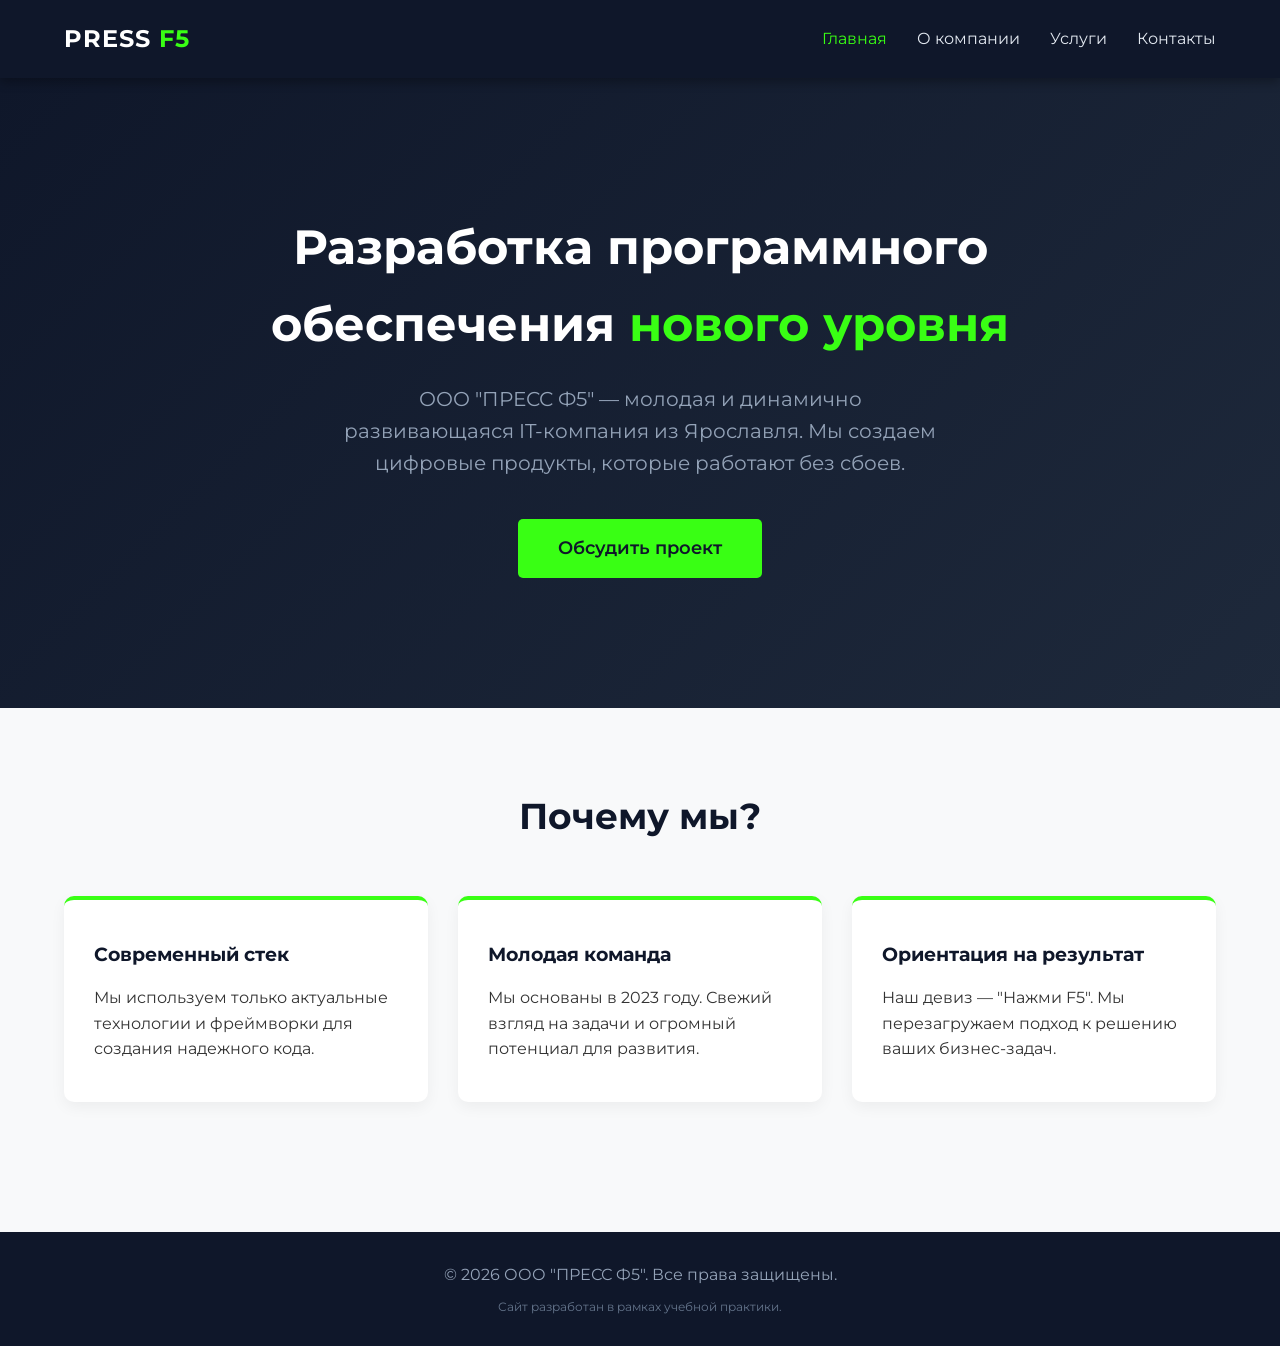
<file: index.html>
<!DOCTYPE html>
<html lang="ru">
<head>
    <meta charset="UTF-8">
    <meta name="viewport" content="width=device-width, initial-scale=1.0">
    <title>ООО "ПРЕСС Ф5" - Разработка ПО</title>
    <link rel="stylesheet" href="style.css">
</head>
<body>

    <header>
        <a href="index.html" class="logo">PRESS <span>F5</span></a>
        
        <nav>
            <ul>
                <li><a href="index.html" class="active">Главная</a></li>
                <li><a href="about.html">О компании</a></li>
                <li><a href="services.html">Услуги</a></li>
                <li><a href="contacts.html">Контакты</a></li>
            </ul>
        </nav>

        <div class="burger">
            <div></div>
            <div></div>
            <div></div>
        </div>
    </header>

    <section class="hero">
        <h1>Разработка программного обеспечения <span>нового уровня</span></h1>
        <p>ООО "ПРЕСС Ф5" — молодая и динамично развивающаяся IT-компания из Ярославля. Мы создаем цифровые продукты, которые работают без сбоев.</p>
        <a href="contacts.html" class="btn">Обсудить проект</a>
    </section>

    <section>
        <h2 class="section-title">Почему мы?</h2>
        <div class="grid-container">
            <div class="card">
                <h3>Современный стек</h3>
                <p>Мы используем только актуальные технологии и фреймворки для создания надежного кода.</p>
            </div>
            <div class="card">
                <h3>Молодая команда</h3>
                <p>Мы основаны в 2023 году. Свежий взгляд на задачи и огромный потенциал для развития.</p>
            </div>
            <div class="card">
                <h3>Ориентация на результат</h3>
                <p>Наш девиз — "Нажми F5". Мы перезагружаем подход к решению ваших бизнес-задач.</p>
            </div>
        </div>
    </section>

    <footer>
        <p>&copy; 2026 ООО "ПРЕСС Ф5". Все права защищены.</p>
        <p style="font-size: 12px; margin-top: 10px; color: #64748b;">Сайт разработан в рамках учебной практики.</p>
    </footer>

    <script src="script.js"></script>
</body>
</html>
</file>
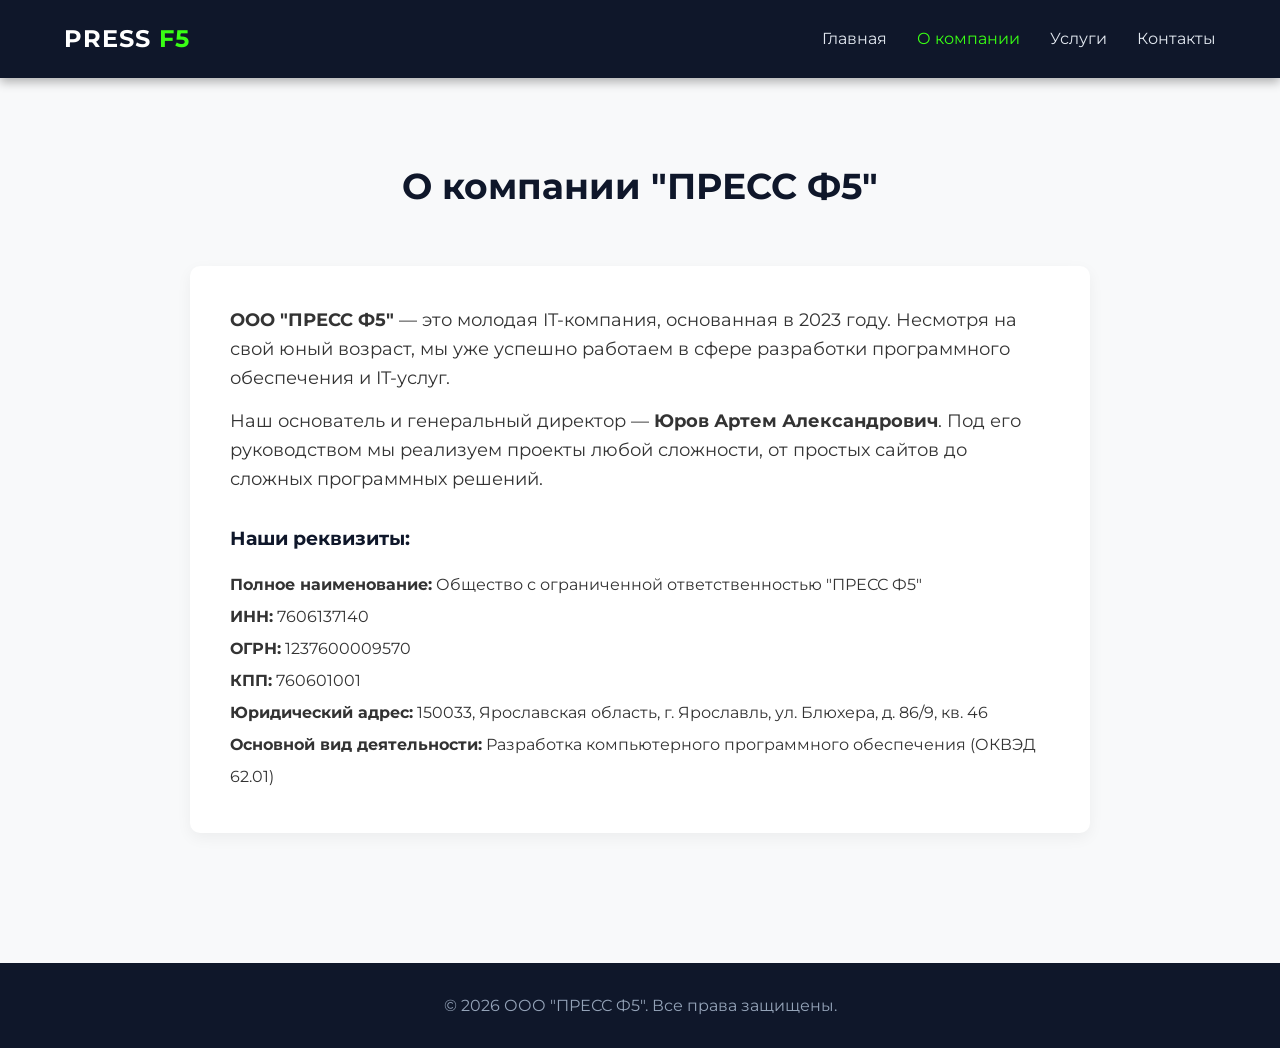
<file: about.html>
<!DOCTYPE html>
<html lang="ru">
<head>
    <meta charset="UTF-8">
    <meta name="viewport" content="width=device-width, initial-scale=1.0">
    <title>О компании - ПРЕСС Ф5</title>
    <link rel="stylesheet" href="style.css">
</head>
<body>

    <header>
        <a href="index.html" class="logo">PRESS <span>F5</span></a>
        <nav>
            <ul>
                <li><a href="index.html">Главная</a></li>
                <li><a href="about.html" class="active">О компании</a></li>
                <li><a href="services.html">Услуги</a></li>
                <li><a href="contacts.html">Контакты</a></li>
            </ul>
        </nav>
        <div class="burger">
            <div></div><div></div><div></div>
        </div>
    </header>

    <section>
        <h2 class="section-title">О компании "ПРЕСС Ф5"</h2>
        <div class="about-text">
            <p><strong>ООО "ПРЕСС Ф5"</strong> — это молодая IT-компания, основанная в 2023 году. Несмотря на свой юный возраст, мы уже успешно работаем в сфере разработки программного обеспечения и IT-услуг.</p>
            <p>Наш основатель и генеральный директор — <strong>Юров Артем Александрович</strong>. Под его руководством мы реализуем проекты любой сложности, от простых сайтов до сложных программных решений.</p>
            
            <h3 style="margin-top: 30px; margin-bottom: 15px; color: #0f172a;">Наши реквизиты:</h3>
            <ul style="list-style: none; padding: 0; line-height: 2;">
                <li><strong>Полное наименование:</strong> Общество с ограниченной ответственностью "ПРЕСС Ф5"</li>
                <li><strong>ИНН:</strong> 7606137140</li>
                <li><strong>ОГРН:</strong> 1237600009570</li>
                <li><strong>КПП:</strong> 760601001</li>
                <li><strong>Юридический адрес:</strong> 150033, Ярославская область, г. Ярославль, ул. Блюхера, д. 86/9, кв. 46</li>
                <li><strong>Основной вид деятельности:</strong> Разработка компьютерного программного обеспечения (ОКВЭД 62.01)</li>
            </ul>
        </div>
    </section>

    <footer>
        <p>&copy; 2026 ООО "ПРЕСС Ф5". Все права защищены.</p>
    </footer>

    <script src="script.js"></script>
</body>
</html>
</file>
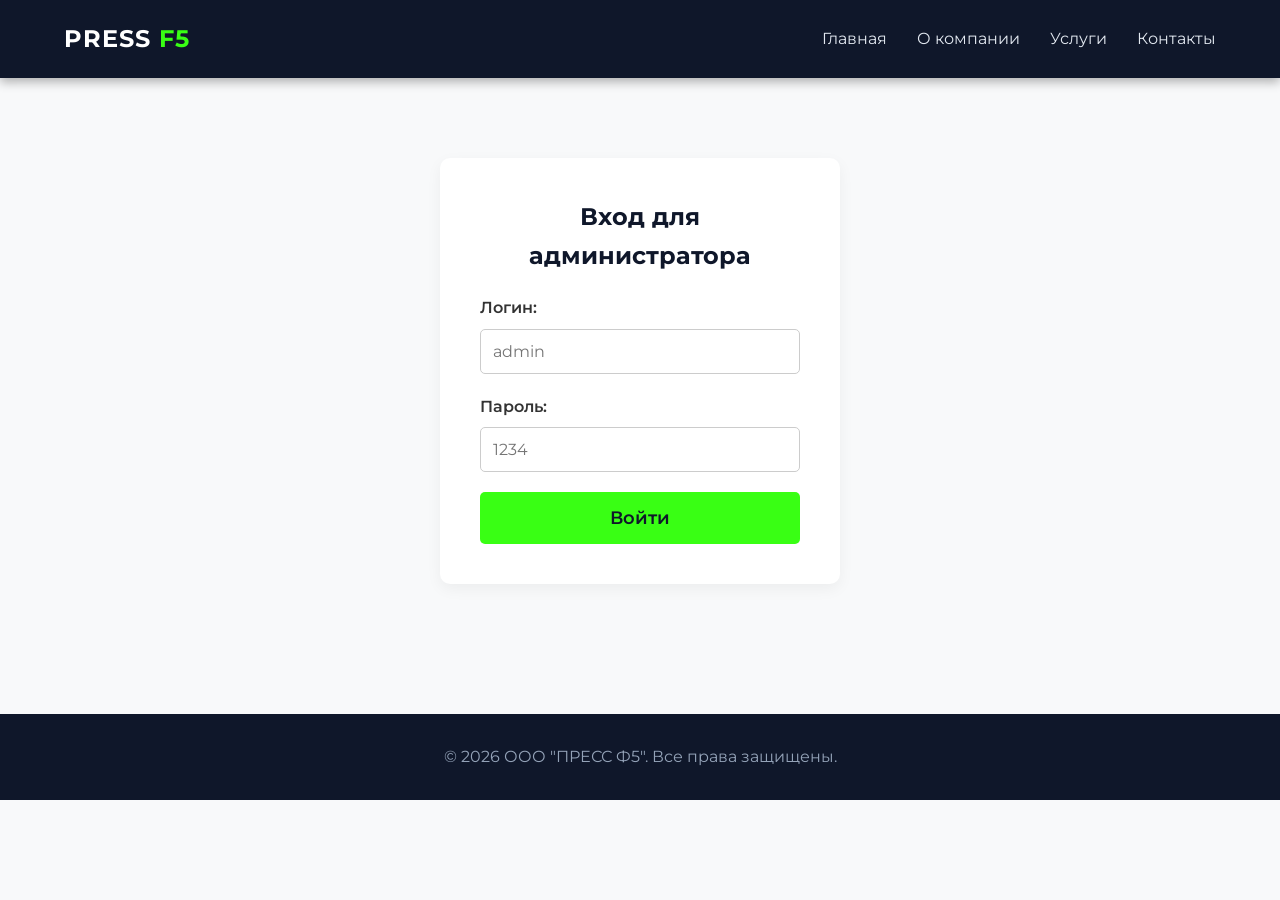
<file: admin.html>
<!DOCTYPE html>
<html lang="ru">
<head>
    <meta charset="UTF-8">
    <meta name="viewport" content="width=device-width, initial-scale=1.0">
    <title>Админ-панель - ПРЕСС Ф5</title>
    <link rel="stylesheet" href="style.css">
</head>
<body>

    <header>
        <a href="index.html" class="logo">PRESS <span>F5</span></a>
        <nav>
            <ul>
                <li><a href="index.html">Главная</a></li>
                <li><a href="about.html">О компании</a></li>
                <li><a href="services.html">Услуги</a></li>
                <li><a href="contacts.html">Контакты</a></li>
            </ul>
        </nav>
        <div class="burger">
            <div></div><div></div><div></div>
        </div>
    </header>

    <section>
        <div id="loginScreen" style="max-width: 400px; margin: 0 auto; background: white; padding: 40px; border-radius: 10px; box-shadow: 0 5px 15px rgba(0,0,0,0.05);">
            <h2 style="text-align: center; margin-bottom: 20px; color: #0f172a;">Вход для администратора</h2>
            
            <div class="form-group">
                <label for="adminLogin">Логин:</label>
                <input type="text" id="adminLogin" placeholder="admin">
            </div>
            <div class="form-group">
                <label for="adminPass">Пароль:</label>
                <input type="password" id="adminPass" placeholder="1234">
            </div>
            
            <button onclick="checkAdminLogin()" class="btn" style="width: 100%;">Войти</button>
        </div>

        <div id="adminPanel" style="display: none;">
            <div style="display: flex; justify-content: space-between; align-items: center; margin-bottom: 20px;">
                <h2 class="section-title" style="margin-bottom: 0;">Панель администратора</h2>
                <button onclick="logoutAdmin()" class="btn-small" style="background: #e11d48; color: white;">Выйти</button>
            </div>
            
            <div class="admin-controls">
                <input type="text" id="searchInput" placeholder="Поиск по имени/email">
                <select id="statusFilter">
                    <option value="Все">Все статусы</option>
                    <option value="Новая">Новые</option>
                    <option value="В обработке">В обработке</option>
                </select>
            </div>

            <div class="table-container">
                <table class="admin-table">
                    <thead>
                        <tr>
                            <th>ID</th>
                            <th>Дата</th>
                            <th>Имя</th>
                            <th>Email</th>
                            <th>Сообщение</th>
                            <th>Статус</th>
                            <th>Действие</th>
                        </tr>
                    </thead>
                    <tbody id="adminTableBody">
                        <!-- Сюда JS будет вставлять заявки -->
                    </tbody>
                </table>
            </div>
        </div>
    </section>

    <footer>
        <p>&copy; 2026 ООО "ПРЕСС Ф5". Все права защищены.</p>
    </footer>

    <script src="script.js"></script>
</body>
</html>
</file>
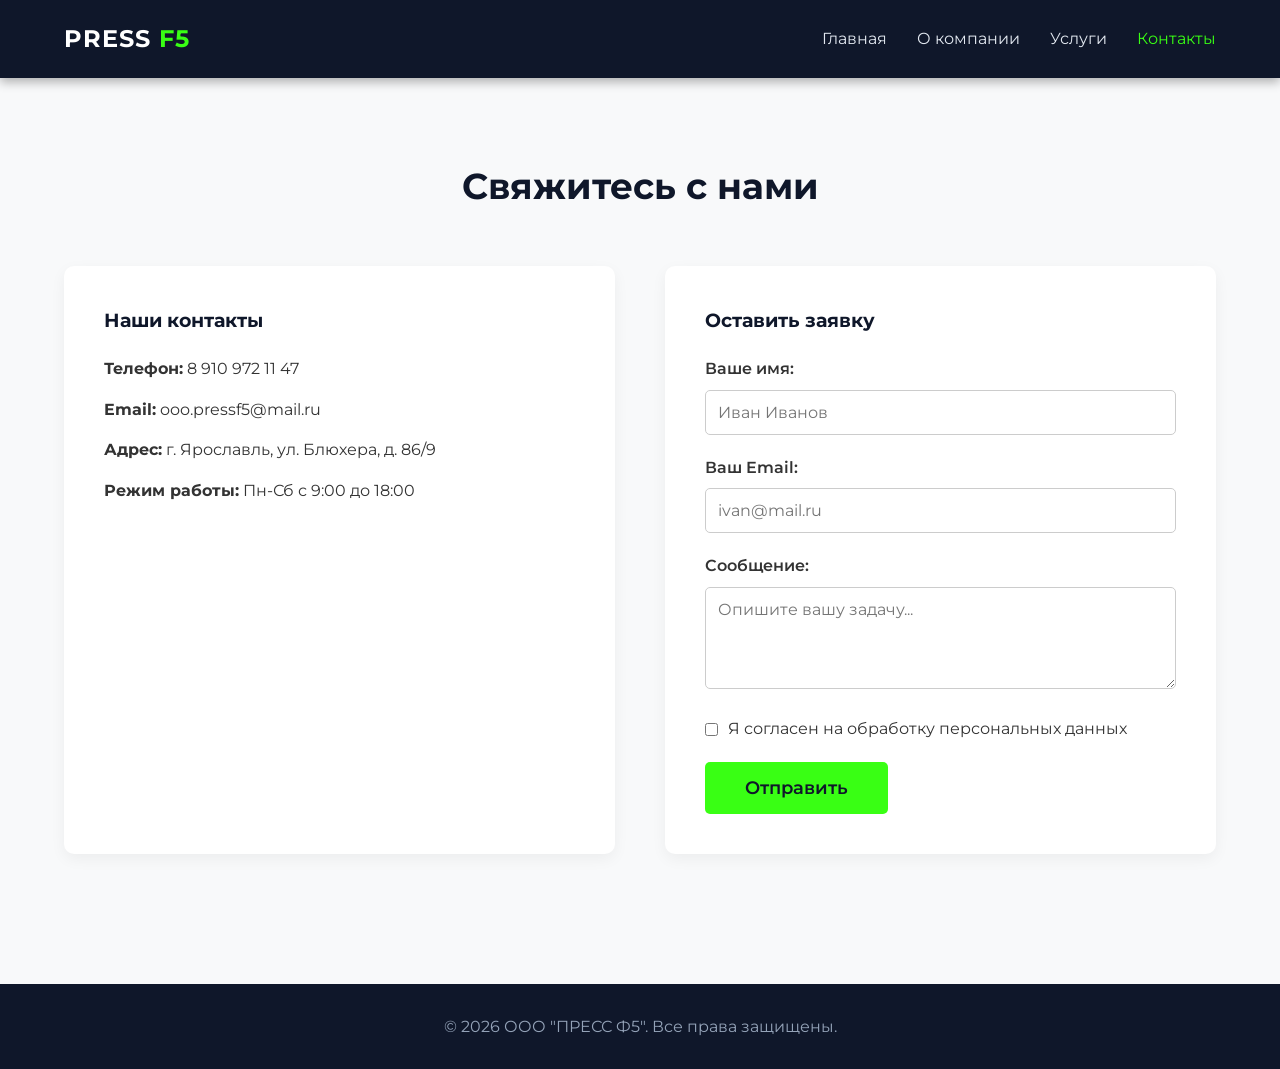
<file: contacts.html>
<!DOCTYPE html>
<html lang="ru">
<head>
    <meta charset="UTF-8">
    <meta name="viewport" content="width=device-width, initial-scale=1.0">
    <title>Контакты - ПРЕСС Ф5</title>
    <link rel="stylesheet" href="style.css">
</head>
<body>

    <header>
        <a href="index.html" class="logo">PRESS <span>F5</span></a>
        <nav>
            <ul>
                <li><a href="index.html">Главная</a></li>
                <li><a href="about.html">О компании</a></li>
                <li><a href="services.html">Услуги</a></li>
                <li><a href="contacts.html" class="active">Контакты</a></li>
            </ul>
        </nav>
        <div class="burger">
            <div></div><div></div><div></div>
        </div>
    </header>

    <section>
        <h2 class="section-title">Свяжитесь с нами</h2>
        
        <div class="contact-container">
            <!-- Левая часть: Контакты (впиши свои данные вместо заглушек) -->
            <div class="contact-info">
                <h3>Наши контакты</h3>
                <p><strong>Телефон:</strong> 8 910 972 11 47</p>
                <p><strong>Email:</strong> ooo.pressf5@mail.ru</p>
                <p><strong>Адрес:</strong> г. Ярославль, ул. Блюхера, д. 86/9</p>
                <p><strong>Режим работы:</strong> Пн-Сб с 9:00 до 18:00</p>
            </div>

            <!-- Правая часть: Форма -->
            <div class="contact-form">
                <h3>Оставить заявку</h3>
                                <form id="feedbackForm">
                    <div class="form-group">
                        <label for="name">Ваше имя:</label>
                        <input type="text" id="name" placeholder="Иван Иванов">
                    </div>
                    <div class="form-group">
                        <label for="email">Ваш Email:</label>
                        <input type="email" id="email" placeholder="ivan@mail.ru">
                    </div>
                    <div class="form-group">
                        <label for="message">Сообщение:</label>
                        <textarea id="message" rows="4" placeholder="Опишите вашу задачу..."></textarea>
                    </div>
                    <div class="form-group" style="display: flex; gap: 10px; align-items: center;">
                        <input type="checkbox" id="consent" style="width: auto;">
                        <label for="consent" style="margin-bottom: 0; font-weight: 400;">Я согласен на обработку персональных данных</label>
                    </div>
                    <button type="submit" class="btn">Отправить</button>
                </form>
            </div>
        </div>
    </section>

    <footer>
        <p>&copy; 2026 ООО "ПРЕСС Ф5". Все права защищены.</p>
    </footer>

    <script src="script.js"></script>
</body>
</html>
</file>
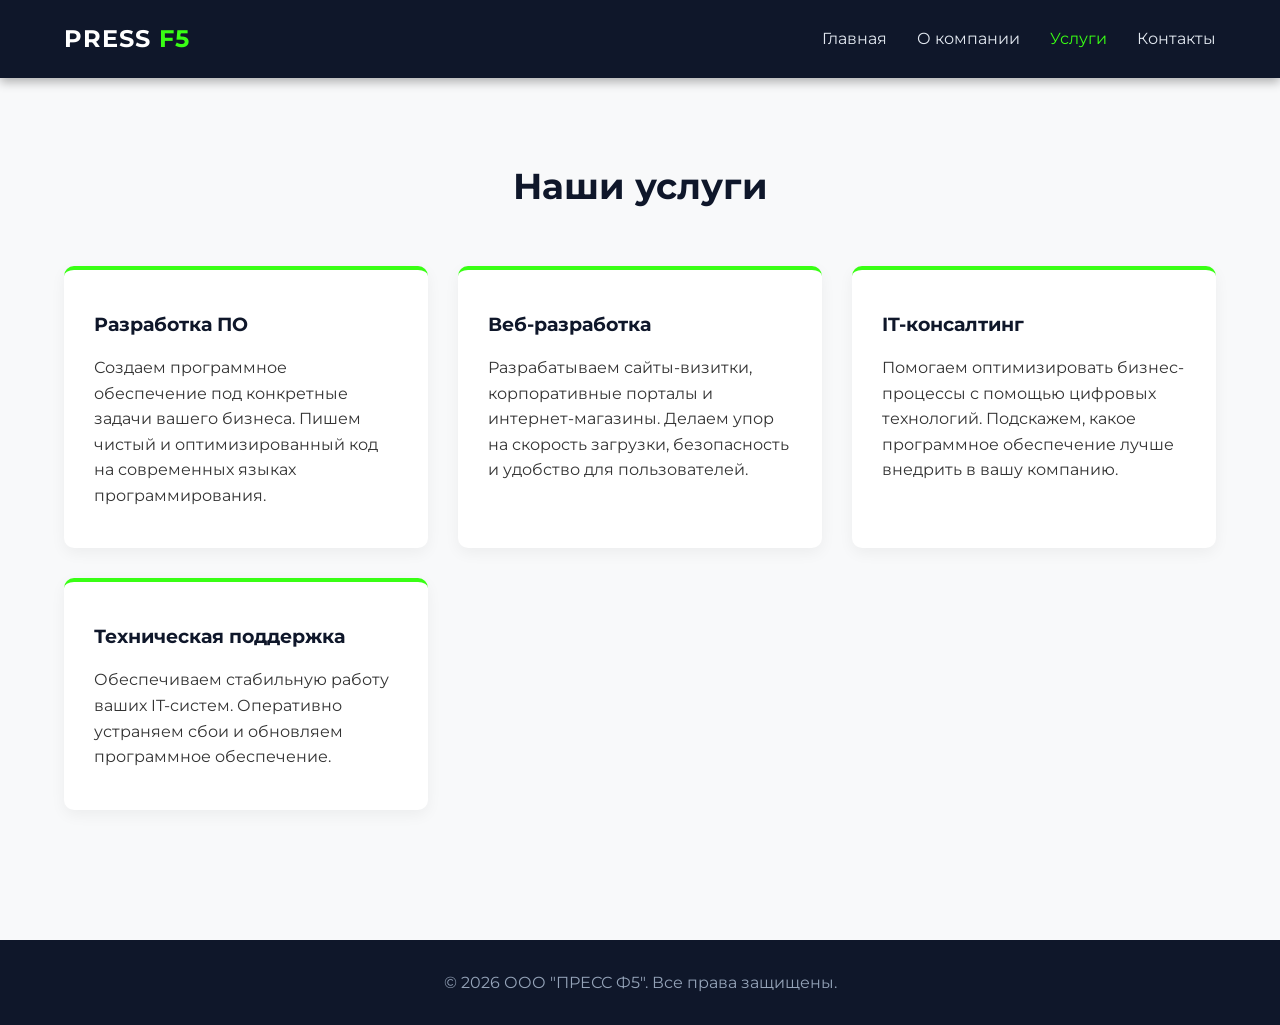
<file: services.html>
<!DOCTYPE html>
<html lang="ru">
<head>
    <meta charset="UTF-8">
    <meta name="viewport" content="width=device-width, initial-scale=1.0">
    <title>Услуги - ПРЕСС Ф5</title>
    <link rel="stylesheet" href="style.css">
</head>
<body>

    <header>
        <a href="index.html" class="logo">PRESS <span>F5</span></a>
        <nav>
            <ul>
                <li><a href="index.html">Главная</a></li>
                <li><a href="about.html">О компании</a></li>
                <li><a href="services.html" class="active">Услуги</a></li>
                <li><a href="contacts.html">Контакты</a></li>
            </ul>
        </nav>
        <div class="burger">
            <div></div><div></div><div></div>
        </div>
    </header>

    <section>
        <h2 class="section-title">Наши услуги</h2>
        
        <div class="grid-container">
            <div class="card">
                <h3>Разработка ПО</h3>
                <p>Создаем программное обеспечение под конкретные задачи вашего бизнеса. Пишем чистый и оптимизированный код на современных языках программирования.</p>
            </div>
            
            <div class="card">
                <h3>Веб-разработка</h3>
                <p>Разрабатываем сайты-визитки, корпоративные порталы и интернет-магазины. Делаем упор на скорость загрузки, безопасность и удобство для пользователей.</p>
            </div>
            
            <div class="card">
                <h3>IT-консалтинг</h3>
                <p>Помогаем оптимизировать бизнес-процессы с помощью цифровых технологий. Подскажем, какое программное обеспечение лучше внедрить в вашу компанию.</p>
            </div>
            
            <div class="card">
                <h3>Техническая поддержка</h3>
                <p>Обеспечиваем стабильную работу ваших IT-систем. Оперативно устраняем сбои и обновляем программное обеспечение.</p>
            </div>
        </div>
    </section>

    <footer>
        <p>&copy; 2026 ООО "ПРЕСС Ф5". Все права защищены.</p>
    </footer>

    <script src="script.js"></script>
</body>
</html>
</file>
<file: style.css>
@import url('https://fonts.googleapis.com/css2?family=Montserrat:wght@300;400;600;700&display=swap');


* {
    margin: 0;
    padding: 0;
    box-sizing: border-box;
    font-family: 'Montserrat', sans-serif;
}

body {
    background-color: #f8f9fa;
    color: #333;
    line-height: 1.6;
}


header {
    background-color: #0f172a;
    color: white;
    padding: 20px 5%;
    display: flex;
    justify-content: space-between;
    align-items: center;
    position: sticky;
    top: 0;
    z-index: 1000;
    box-shadow: 0 4px 10px rgba(0,0,0,0.3);
}

.logo {
    font-size: 24px;
    font-weight: 700;
    letter-spacing: 1px;
    color: #fff;
    text-decoration: none;
}

.logo span {
    color: #39ff14;
}


nav ul {
    list-style: none;
    display: flex;
    gap: 30px;
}

nav ul li a {
    color: #e2e8f0;
    text-decoration: none;
    font-weight: 400;
    transition: color 0.3s;
}

nav ul li a:hover, nav ul li a.active {
    color: #39ff14;
}


.burger {
    display: none;
    cursor: pointer;
    flex-direction: column;
    gap: 5px;
}

.burger div {
    width: 25px;
    height: 3px;
    background-color: white;
    transition: 0.3s;
}


.hero {
    background: linear-gradient(135deg, #0f172a 0%, #1e293b 100%);
    color: white;
    padding: 100px 5%;
    text-align: center;
    display: flex;
    flex-direction: column;
    align-items: center;
    justify-content: center;
    min-height: 70vh;
}

.hero h1 {
    font-size: 48px;
    margin-bottom: 20px;
    max-width: 800px;
}

.hero h1 span {
    color: #39ff14;
}

.hero p {
    font-size: 20px;
    color: #94a3b8;
    max-width: 600px;
    margin-bottom: 40px;
}


.btn {
    background-color: #39ff14;
    color: #0f172a;
    padding: 15px 40px;
    border: none;
    border-radius: 5px;
    font-size: 18px;
    font-weight: 600;
    cursor: pointer;
    text-decoration: none;
    transition: transform 0.2s, box-shadow 0.2s;
}

.btn:hover {
    transform: translateY(-3px);
    box-shadow: 0 10px 20px rgba(57, 255, 20, 0.3);
}


section {
    padding: 80px 5%;
}

.section-title {
    text-align: center;
    font-size: 36px;
    margin-bottom: 50px;
    color: #0f172a;
}


.grid-container {
    display: grid;
    grid-template-columns: repeat(auto-fit, minmax(300px, 1fr));
    gap: 30px;
}


.card {
    background: white;
    padding: 40px 30px;
    border-radius: 10px;
    box-shadow: 0 5px 15px rgba(0,0,0,0.05);
    transition: transform 0.3s;
    border-top: 4px solid #39ff14;
}

.card:hover {
    transform: translateY(-10px);
}

.card h3 {
    margin-bottom: 15px;
    color: #0f172a;
}


footer {
    background-color: #0f172a;
    color: #94a3b8;
    text-align: center;
    padding: 30px 5%;
    margin-top: 50px;
}


.contact-container {
    display: flex;
    gap: 50px;
    justify-content: space-between;
    flex-wrap: wrap;
}

.contact-info, .contact-form {
    flex: 1;
    min-width: 300px;
    background: white;
    padding: 40px;
    border-radius: 10px;
    box-shadow: 0 5px 15px rgba(0,0,0,0.05);
}

.contact-info h3, .contact-form h3 {
    margin-bottom: 20px;
    color: #0f172a;
}

.contact-info p {
    margin-bottom: 15px;
    font-size: 16px;
}


.form-group {
    margin-bottom: 20px;
}

.form-group label {
    display: block;
    margin-bottom: 8px;
    font-weight: 600;
    color: #333;
}

.form-group input, .form-group textarea {
    width: 100%;
    padding: 12px;
    border: 1px solid #ccc;
    border-radius: 5px;
    font-family: 'Montserrat', sans-serif;
    font-size: 16px;
}

.form-group input:focus, .form-group textarea:focus {
    outline: none;
    border-color: #39ff14;
    box-shadow: 0 0 5px rgba(57, 255, 20, 0.5);
}

.about-text {
    background: white;
    padding: 40px;
    border-radius: 10px;
    box-shadow: 0 5px 15px rgba(0,0,0,0.05);
    max-width: 900px;
    margin: 0 auto;
}

.about-text p {
    margin-bottom: 15px;
    font-size: 18px;
}

.admin-controls {
    display: flex;
    gap: 20px;
    margin-bottom: 20px;
    align-items: center;
}

.admin-controls input, .admin-controls select {
    padding: 10px;
    border: 1px solid #ccc;
    border-radius: 5px;
    font-family: 'Montserrat', sans-serif;
    font-size: 16px;
}

.table-container {
    overflow-x: auto;
    background: white;
    border-radius: 10px;
    box-shadow: 0 5px 15px rgba(0,0,0,0.05);
    padding: 20px;
    width: 100%;
}

.admin-table {
    width: 100%;
    border-collapse: collapse;
    text-align: left;
}

.admin-table th, .admin-table td {
    padding: 15px;
    border-bottom: 1px solid #eee;
}

.admin-table th {
    background-color: #0f172a;
    color: white;
    font-weight: 600;
}

.status-badge {
    padding: 5px 10px;
    border-radius: 15px;
    font-size: 12px;
    font-weight: bold;
    display: inline-block;
}

.status-new {
    background-color: #ffe4e6;
    color: #e11d48;
}

.status-done {
    background-color: #dcfce7;
    color: #16a34a;
}

.btn-small {
    background-color: #0f172a;
    color: white;
    border: none;
    padding: 10px 15px;
    border-radius: 5px;
    cursor: pointer;
    font-size: 14px;
    font-family: 'Montserrat', sans-serif;
    font-weight: 600;
    transition: background-color 0.3s;
}

.btn-small:hover {
    background-color: #39ff14;
    color: #0f172a;
}

@media (max-width: 768px) {
    .hero h1 { font-size: 32px; }
    
    nav ul {
        display: none;
        flex-direction: column;
        position: absolute;
        top: 70px;
        left: 0;
        width: 100%;
        background-color: #0f172a;
        padding: 20px;
        text-align: center;
    }

    nav ul.active {
        display: flex;
    }

    .burger {
        display: flex;
    }
}
</file>
